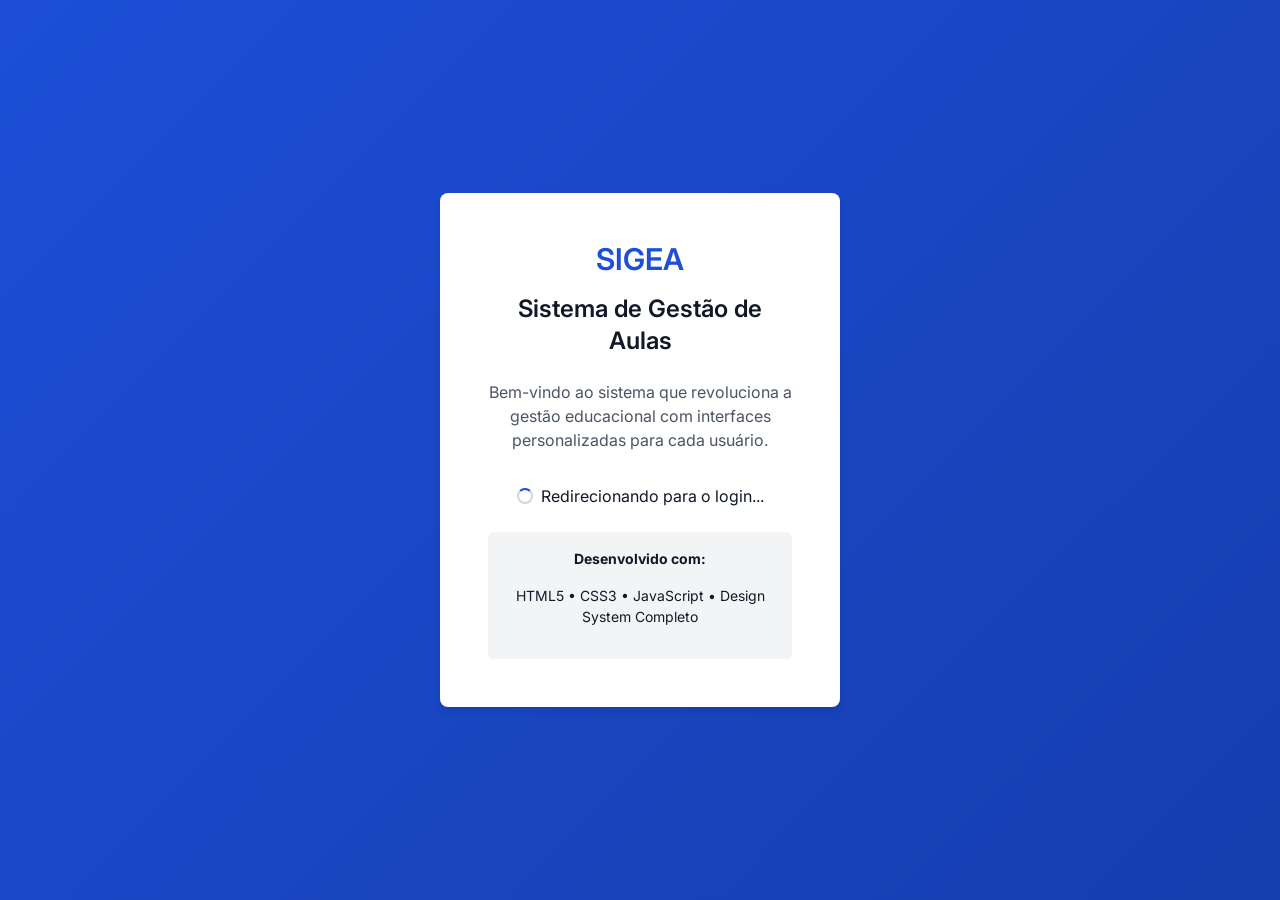
<file: index.html>
<!DOCTYPE html>
<html lang="pt-BR">
<head>
    <meta charset="UTF-8">
    <meta name="viewport" content="width=device-width, initial-scale=1.0">
    <title>SIGEA - Sistema de Gestão de Aulas</title>
    <link rel="preconnect" href="https://fonts.googleapis.com">
    <link rel="preconnect" href="https://fonts.gstatic.com" crossorigin>
    <link href="https://fonts.googleapis.com/css2?family=Inter:wght@400;500;600&display=swap" rel="stylesheet">
    <link rel="stylesheet" href="css/styles.css">
    <link rel="stylesheet" href="css/components.css">
    <link rel="stylesheet" href="css/responsive.css">
</head>
<body>
    <div class="auth-layout">
        <div class="auth-card text-center">
            <h1 style="color: var(--color-primary); margin-bottom: var(--space-md);">SIGEA</h1>
            <h2 style="color: var(--color-gray-900); margin-bottom: var(--space-lg);">Sistema de Gestão de Aulas</h2>
            <p style="color: var(--color-gray-600); margin-bottom: var(--space-xl);">
                Bem-vindo ao sistema que revoluciona a gestão educacional com interfaces personalizadas para cada usuário.
            </p>
            
            <div class="loading mb-lg">
                <div class="spinner"></div>
                <span>Redirecionando para o login...</span>
            </div>
            
            <div style="background: var(--color-gray-100); padding: var(--space-md); border-radius: var(--radius-md); font-size: var(--font-size-sm);">
                <p><strong>Desenvolvido com:</strong></p>
                <p>HTML5 • CSS3 • JavaScript • Design System Completo</p>
            </div>
        </div>
    </div>

    <script>
        // Auto redirect to login after 2 seconds
        setTimeout(() => {
            window.location.href = 'pages/login.html';
        }, 2000);
    </script>
</body>
</html>
</file>
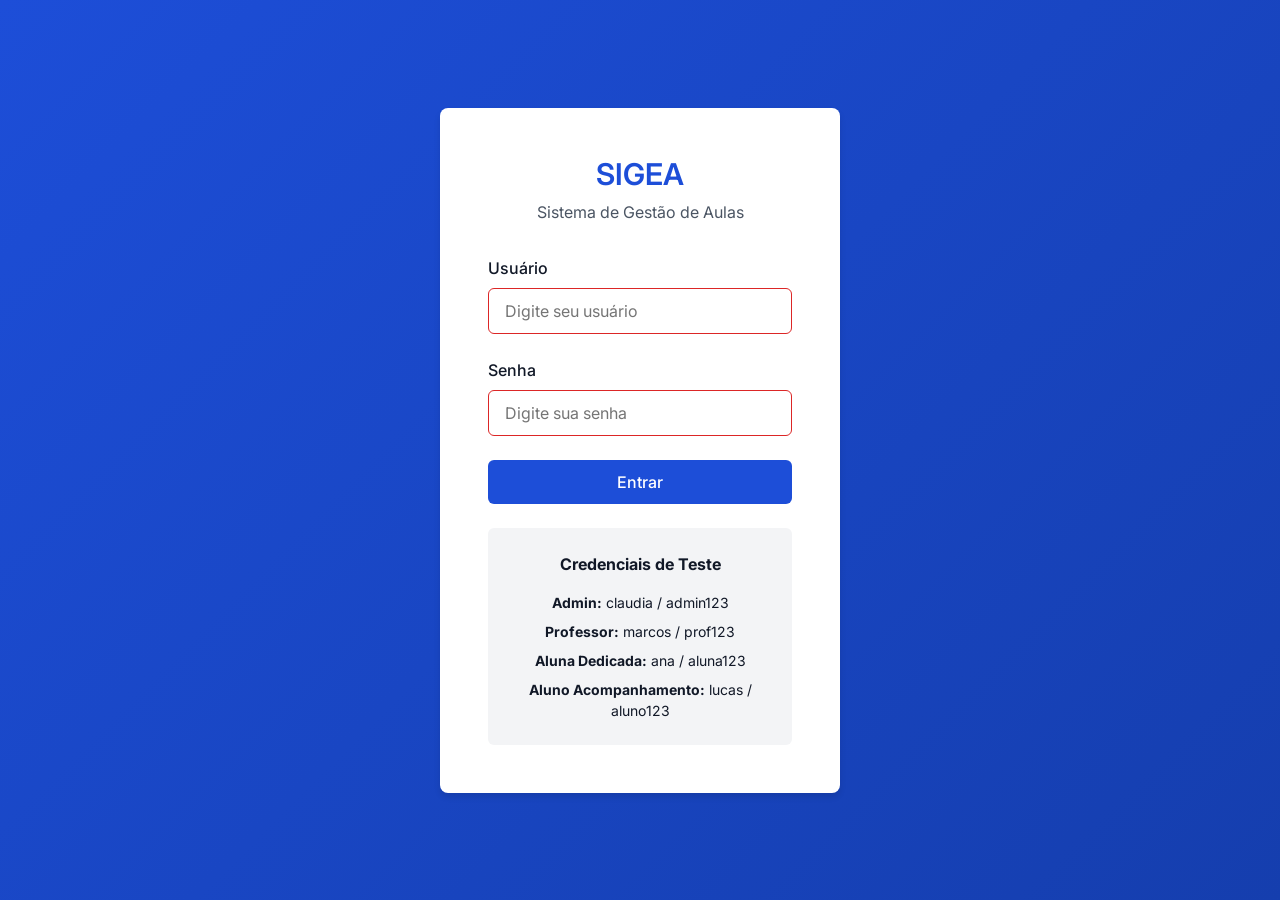
<file: pages/admin.html>
<!DOCTYPE html>
<html lang="pt-BR">
<head>
    <meta charset="UTF-8">
    <meta name="viewport" content="width=device-width, initial-scale=1.0">
    <title>SIGEA - Dashboard Administrativo</title>
    <link rel="preconnect" href="https://fonts.googleapis.com">
    <link rel="preconnect" href="https://fonts.gstatic.com" crossorigin>
    <link href="https://fonts.googleapis.com/css2?family=Inter:wght@400;500;600&display=swap" rel="stylesheet">
    <link rel="stylesheet" href="../css/styles.css">
    <link rel="stylesheet" href="../css/components.css">
    <link rel="stylesheet" href="../css/responsive.css">
</head>
<body>
    <!-- Mobile Navigation -->
    <div id="mobile-nav"></div>

    <div class="main-layout">
        <!-- Sidebar -->
        <div id="sidebar"></div>
        
        <!-- Main Content -->
        <main class="main-content">
            <div class="container">
                <div class="mb-xl">
                    <h1>Dashboard Administrativo</h1>
                    <p style="color: var(--color-gray-600);">Visão geral do sistema e métricas principais</p>
                </div>
                
                <!-- Dashboard Statistics -->
                <div id="dashboard-stats" class="mb-xl">
                    <!-- Stats will be loaded here by JavaScript -->
                </div>
                
                <!-- Quick Actions -->
                <div class="mb-xl">
                    <div class="card">
                        <div class="card-header">
                            <h3>Ações Rápidas</h3>
                        </div>
                        <div class="card-body">
                            <div style="display: grid; grid-template-columns: repeat(auto-fit, minmax(200px, 1fr)); gap: var(--space-md);">
                                <button onclick="window.location.href='admin-turmas.html'" class="btn btn-primary">
                                    <span class="nav-icon">🎓</span>
                                    Nova Turma
                                </button>
                                <button onclick="window.location.href='admin-professores.html'" class="btn btn-secondary">
                                    <span class="nav-icon">👨‍🏫</span>
                                    Cadastrar Professor
                                </button>
                                <button onclick="window.location.href='admin-alunos.html'" class="btn btn-secondary">
                                    <span class="nav-icon">👥</span>
                                    Matricular Aluno
                                </button>
                                <button onclick="window.location.href='admin-relatorios.html'" class="btn btn-secondary">
                                    <span class="nav-icon">📈</span>
                                    Gerar Relatório
                                </button>
                            </div>
                        </div>
                    </div>
                </div>
                
                <!-- Recent Activity -->
                <div id="recent-activity" class="mb-xl">
                    <!-- Recent activity will be loaded here -->
                </div>
                
                <!-- Alerts and Warnings -->
                <div class="mb-xl">
                    <div class="card">
                        <div class="card-header">
                            <h3>⚠️ Alertas Importantes</h3>
                        </div>
                        <div class="card-body">
                            <div id="admin-alerts">
                                <div class="alert alert-warning">
                                    <strong>Atenção:</strong> 3 alunos com taxa de presença abaixo de 75%
                                </div>
                                <div class="alert alert-info">
                                    <strong>Lembrete:</strong> Período de avaliações inicia na próxima semana
                                </div>
                            </div>
                        </div>
                    </div>
                </div>
                
                <!-- Summary Tables -->
                <div class="row">
                    <div class="col-md-6">
                        <div class="card">
                            <div class="card-header">
                                <h3>Turmas Ativas</h3>
                            </div>
                            <div class="card-body">
                                <div id="turmas-summary">
                                    <div style="display: flex; justify-content: space-between; padding: 10px 0; border-bottom: 1px solid var(--color-gray-300);">
                                        <span>3º Ano A - Matemática</span>
                                        <span class="badge badge-success">25 alunos</span>
                                    </div>
                                    <div style="display: flex; justify-content: space-between; padding: 10px 0; border-bottom: 1px solid var(--color-gray-300);">
                                        <span>2º Ano B - História</span>
                                        <span class="badge badge-success">28 alunos</span>
                                    </div>
                                    <div style="display: flex; justify-content: space-between; padding: 10px 0;">
                                        <span>1º Ano C - Português</span>
                                        <span class="badge badge-success">22 alunos</span>
                                    </div>
                                </div>
                            </div>
                        </div>
                    </div>
                    
                    <div class="col-md-6">
                        <div class="card">
                            <div class="card-header">
                                <h3>Professores</h3>
                            </div>
                            <div class="card-body">
                                <div id="professores-summary">
                                    <div style="display: flex; justify-content: space-between; padding: 10px 0; border-bottom: 1px solid var(--color-gray-300);">
                                        <span>Marcos Silva</span>
                                        <span class="badge badge-primary">Matemática</span>
                                    </div>
                                    <div style="display: flex; justify-content: space-between; padding: 10px 0; border-bottom: 1px solid var(--color-gray-300);">
                                        <span>Maria Santos</span>
                                        <span class="badge badge-primary">História</span>
                                    </div>
                                    <div style="display: flex; justify-content: space-between; padding: 10px 0;">
                                        <span>João Costa</span>
                                        <span class="badge badge-primary">Português</span>
                                    </div>
                                </div>
                            </div>
                        </div>
                    </div>
                </div>
            </div>
        </main>
    </div>

    <!-- Scripts -->
    <script src="../js/data.js"></script>
    <script src="../js/auth.js"></script>
    <script src="../js/components.js"></script>
    <script src="../js/app.js"></script>
    
    <style>
    .row {
        display: flex;
        gap: var(--space-lg);
        margin-top: var(--space-xl);
    }
    
    .col-md-6 {
        flex: 1;
    }
    
    @media (max-width: 768px) {
        .row {
            flex-direction: column;
        }
    }
    </style>
</body>
</html>
</file>
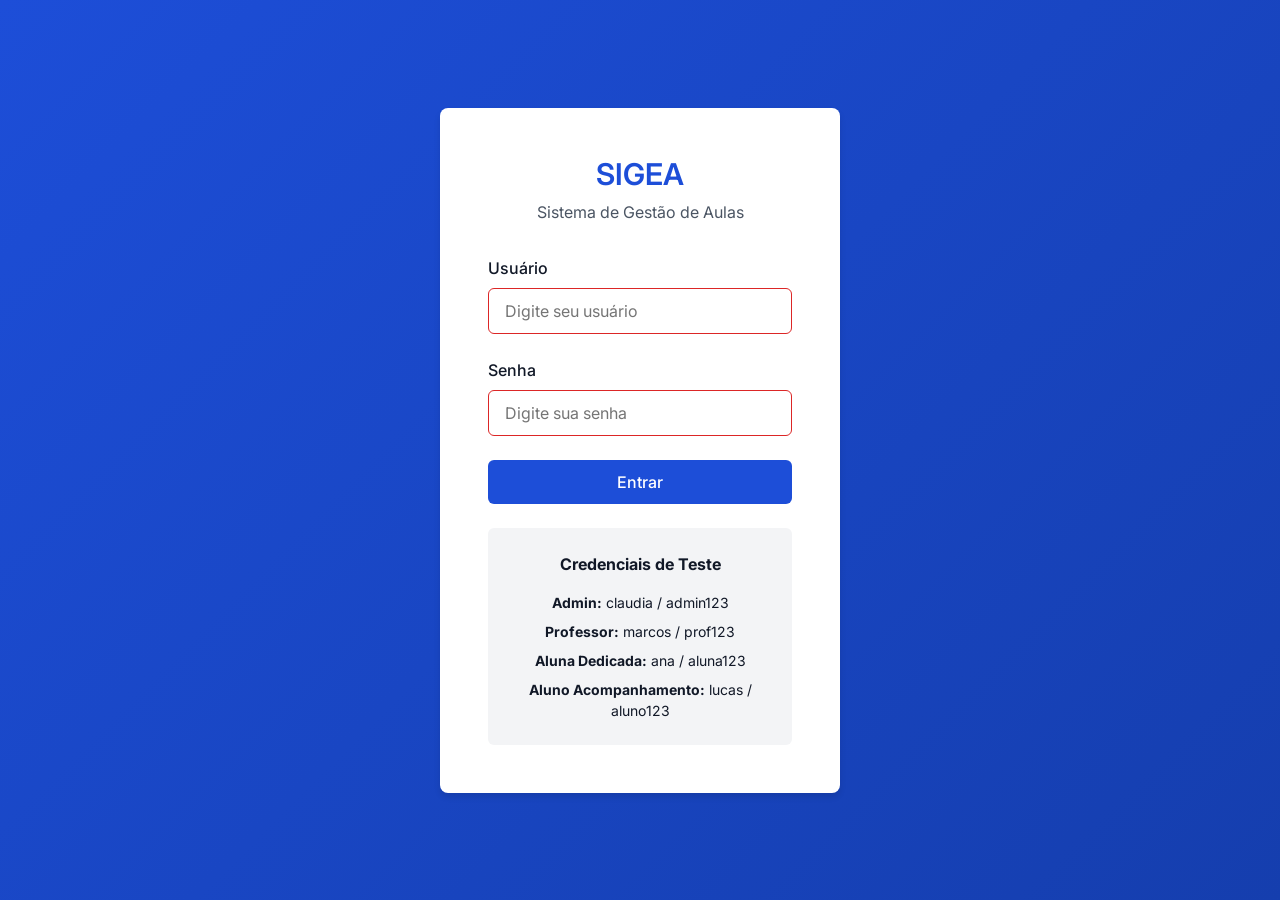
<file: pages/aluno-acompanhamento.html>
<!DOCTYPE html>
<html lang="pt-BR">
<head>
    <meta charset="UTF-8">
    <meta name="viewport" content="width=device-width, initial-scale=1.0">
    <title>SIGEA - Meu Painel</title>
    <link rel="preconnect" href="https://fonts.googleapis.com">
    <link rel="preconnect" href="https://fonts.gstatic.com" crossorigin>
    <link href="https://fonts.googleapis.com/css2?family=Inter:wght@400;500;600&display=swap" rel="stylesheet">
    <link rel="stylesheet" href="../css/styles.css">
    <link rel="stylesheet" href="../css/components.css">
    <link rel="stylesheet" href="../css/responsive.css">
</head>
<body>
    <!-- Mobile Navigation -->
    <div id="mobile-nav"></div>

    <div class="main-layout">
        <!-- Sidebar -->
        <div id="sidebar"></div>
        
        <!-- Main Content -->
        <main class="main-content">
            <div class="container">
                <div class="mb-xl">
                    <h1>E aí, Lucas! 🎉</h1>
                    <p style="color: var(--color-gray-600); font-size: var(--font-size-lg);">Vamos ver o que você precisa fazer hoje?</p>
                </div>
                
                <!-- Today's Priority -->
                <div class="mb-xl">
                    <div style="background: linear-gradient(135deg, var(--color-primary) 0%, var(--color-accent) 100%); color: white; padding: var(--space-xl); border-radius: var(--radius-lg); text-align: center;">
                        <h2 style="color: white; margin-bottom: var(--space-md);">🎯 Foco de Hoje</h2>
                        <p style="font-size: var(--font-size-lg); margin-bottom: var(--space-lg);">Fazer a Prova de Matemática</p>
                        <div style="font-size: var(--font-size-sm); opacity: 0.9;">Sala A-201 • 08:00 • Você consegue! 💪</div>
                    </div>
                </div>
                
                <!-- Quick Status -->
                <div class="mb-xl">
                    <div style="display: grid; grid-template-columns: repeat(auto-fit, minmax(150px, 1fr)); gap: var(--space-md);">
                        <div style="background: var(--color-success); color: white; padding: var(--space-lg); border-radius: var(--radius-lg); text-align: center;">
                            <div style="font-size: var(--font-size-2xl); font-weight: 600; margin-bottom: var(--space-xs);">✅</div>
                            <div>Presença</div>
                            <div style="font-size: var(--font-size-sm); opacity: 0.9;">Você veio hoje!</div>
                        </div>
                        
                        <div style="background: var(--color-primary); color: white; padding: var(--space-lg); border-radius: var(--radius-lg); text-align: center;">
                            <div style="font-size: var(--font-size-2xl); font-weight: 600; margin-bottom: var(--space-xs);">6.8</div>
                            <div>Sua Média</div>
                            <div style="font-size: var(--font-size-sm); opacity: 0.9;">Está melhorando!</div>
                        </div>
                        
                        <div style="background: var(--color-warning); color: white; padding: var(--space-lg); border-radius: var(--radius-lg); text-align: center;">
                            <div style="font-size: var(--font-size-2xl); font-weight: 600; margin-bottom: var(--space-xs);">⏰</div>
                            <div>Prazo Próximo</div>
                            <div style="font-size: var(--font-size-sm); opacity: 0.9;">1 atividade</div>
                        </div>
                    </div>
                </div>
                
                <!-- What to do next -->
                <div id="proximas-atividades" class="mb-xl">
                    <!-- Will be loaded by JavaScript -->
                </div>
                
                <!-- Motivational Section -->
                <div class="mb-xl">
                    <div class="card">
                        <div class="card-body" style="text-align: center;">
                            <h3 style="color: var(--color-primary); margin-bottom: var(--space-md);">🌟 Suas Conquistas</h3>
                            
                            <div style="display: grid; grid-template-columns: repeat(auto-fit, minmax(200px, 1fr)); gap: var(--space-md); margin-bottom: var(--space-lg);">
                                <div style="background: var(--color-success); color: white; padding: var(--space-md); border-radius: var(--radius-md);">
                                    <div style="font-size: var(--font-size-xl); margin-bottom: var(--space-xs);">🎯</div>
                                    <div style="font-weight: 600;">Presença da Semana</div>
                                    <div style="font-size: var(--font-size-sm); opacity: 0.9;">4 de 5 dias - Muito bom!</div>
                                </div>
                                
                                <div style="background: var(--color-primary); color: white; padding: var(--space-md); border-radius: var(--radius-md);">
                                    <div style="font-size: var(--font-size-xl); margin-bottom: var(--space-xs);">📝</div>
                                    <div style="font-weight: 600;">Atividade Entregue</div>
                                    <div style="font-size: var(--font-size-sm); opacity: 0.9;">No prazo! Parabéns!</div>
                                </div>
                                
                                <div style="background: var(--color-accent); color: white; padding: var(--space-md); border-radius: var(--radius-md);">
                                    <div style="font-size: var(--font-size-xl); margin-bottom: var(--space-xs);">⭐</div>
                                    <div style="font-weight: 600;">Melhoria na Nota</div>
                                    <div style="font-size: var(--font-size-sm); opacity: 0.9;">+0.5 pontos!</div>
                                </div>
                            </div>
                            
                            <div style="background: var(--color-primary-light); padding: var(--space-lg); border-radius: var(--radius-md);">
                                <h4 style="color: var(--color-primary); margin-bottom: var(--space-sm);">💪 Mensagem do Dia</h4>
                                <p style="color: var(--color-primary); font-size: var(--font-size-lg);">
                                    "Cada dia é uma nova oportunidade de aprender algo novo. Você está no caminho certo!"
                                </p>
                            </div>
                        </div>
                    </div>
                </div>
                
                <!-- Simple Schedule -->
                <div class="mb-xl">
                    <div class="card">
                        <div class="card-header">
                            <h3>📅 Minha Agenda Simples</h3>
                        </div>
                        <div class="card-body">
                            <div id="simple-schedule">
                                <div style="display: flex; align-items: center; padding: 15px; background: var(--color-error); color: white; border-radius: var(--radius-md); margin-bottom: var(--space-md);">
                                    <div style="font-size: var(--font-size-xl); margin-right: var(--space-md);">🚨</div>
                                    <div>
                                        <div style="font-weight: 600; font-size: var(--font-size-lg);">HOJE - Prova de Matemática</div>
                                        <div>08:00 - Sala A-201 - Não esqueça a calculadora!</div>
                                    </div>
                                </div>
                                
                                <div style="display: flex; align-items: center; padding: 15px; background: var(--color-warning); color: white; border-radius: var(--radius-md); margin-bottom: var(--space-md);">
                                    <div style="font-size: var(--font-size-xl); margin-right: var(--space-md);">⚠️</div>
                                    <div>
                                        <div style="font-weight: 600;">SEXTA - Entregar Redação</div>
                                        <div>Até 23:59 - Tema: Sustentabilidade</div>
                                    </div>
                                </div>
                                
                                <div style="display: flex; align-items: center; padding: 15px; background: var(--color-success); color: white; border-radius: var(--radius-md);">
                                    <div style="font-size: var(--font-size-xl); margin-right: var(--space-md);">✅</div>
                                    <div>
                                        <div style="font-weight: 600;">PRÓXIMA SEMANA - Seminário</div>
                                        <div>História - Você tem tempo para se preparar!</div>
                                    </div>
                                </div>
                            </div>
                        </div>
                    </div>
                </div>
                
                <!-- Help and Support -->
                <div class="mb-xl">
                    <div class="card">
                        <div class="card-header">
                            <h3>🤝 Precisa de Ajuda?</h3>
                        </div>
                        <div class="card-body">
                            <div style="display: grid; grid-template-columns: repeat(auto-fit, minmax(200px, 1fr)); gap: var(--space-md);">
                                <button class="btn btn-primary" onclick="askForHelp('professor')">
                                    <span style="font-size: var(--font-size-lg);">👨‍🏫</span>
                                    Falar com Professor
                                </button>
                                
                                <button class="btn btn-secondary" onclick="askForHelp('colega')">
                                    <span style="font-size: var(--font-size-lg);">👥</span>
                                    Pedir Ajuda aos Colegas
                                </button>
                                
                                <button class="btn btn-secondary" onclick="askForHelp('coordenacao')">
                                    <span style="font-size: var(--font-size-lg);">🏫</span>
                                    Falar com Coordenação
                                </button>
                            </div>
                        </div>
                    </div>
                </div>
            </div>
        </main>
    </div>

    <!-- Scripts -->
    <script src="../js/data.js"></script>
    <script src="../js/auth.js"></script>
    <script src="../js/components.js"></script>
    <script src="../js/app.js"></script>
    
    <script>
    function askForHelp(type) {
        const messages = {
            professor: 'Ótima ideia! Seus professores estão sempre dispostos a ajudar. Procure-os após a aula ou envie uma mensagem.',
            colega: 'Estudar em grupo é uma excelente estratégia! Que tal formar um grupo de estudos com seus colegas?',
            coordenacao: 'A coordenação está aqui para te apoiar. Você pode conversar com eles durante o intervalo ou agendar uma conversa.'
        };
        
        Notification.show(`💡 ${messages[type]}`, 'info', 8000);
    }
    
    // Show motivational notifications periodically
    setInterval(() => {
        const motivationalMessages = [
            '🎯 Lembre-se: você é capaz de mais do que imagina!',
            '💪 Cada pequeno esforço conta para o seu sucesso!',
            '🌟 Acredite em você - nós acreditamos!',
            '📚 O conhecimento é o seu superpoder!'
        ];
        
        const randomMessage = motivationalMessages[Math.floor(Math.random() * motivationalMessages.length)];
        Notification.show(randomMessage, 'success', 6000);
    }, 300000); // Every 5 minutes
    </script>
    
    <style>
    /* Enhanced visual feedback for this profile */
    .btn:hover {
        transform: translateY(-2px);
        box-shadow: 0 4px 8px rgba(0, 0, 0, 0.15);
    }
    
    .card {
        transition: transform var(--transition-fast);
    }
    
    .card:hover {
        transform: translateY(-1px);
    }
    
    /* Larger touch targets for mobile */
    @media (max-width: 768px) {
        .btn {
            min-height: 50px;
            font-size: var(--font-size-lg);
        }
    }
    </style>
</body>
</html>
</file>
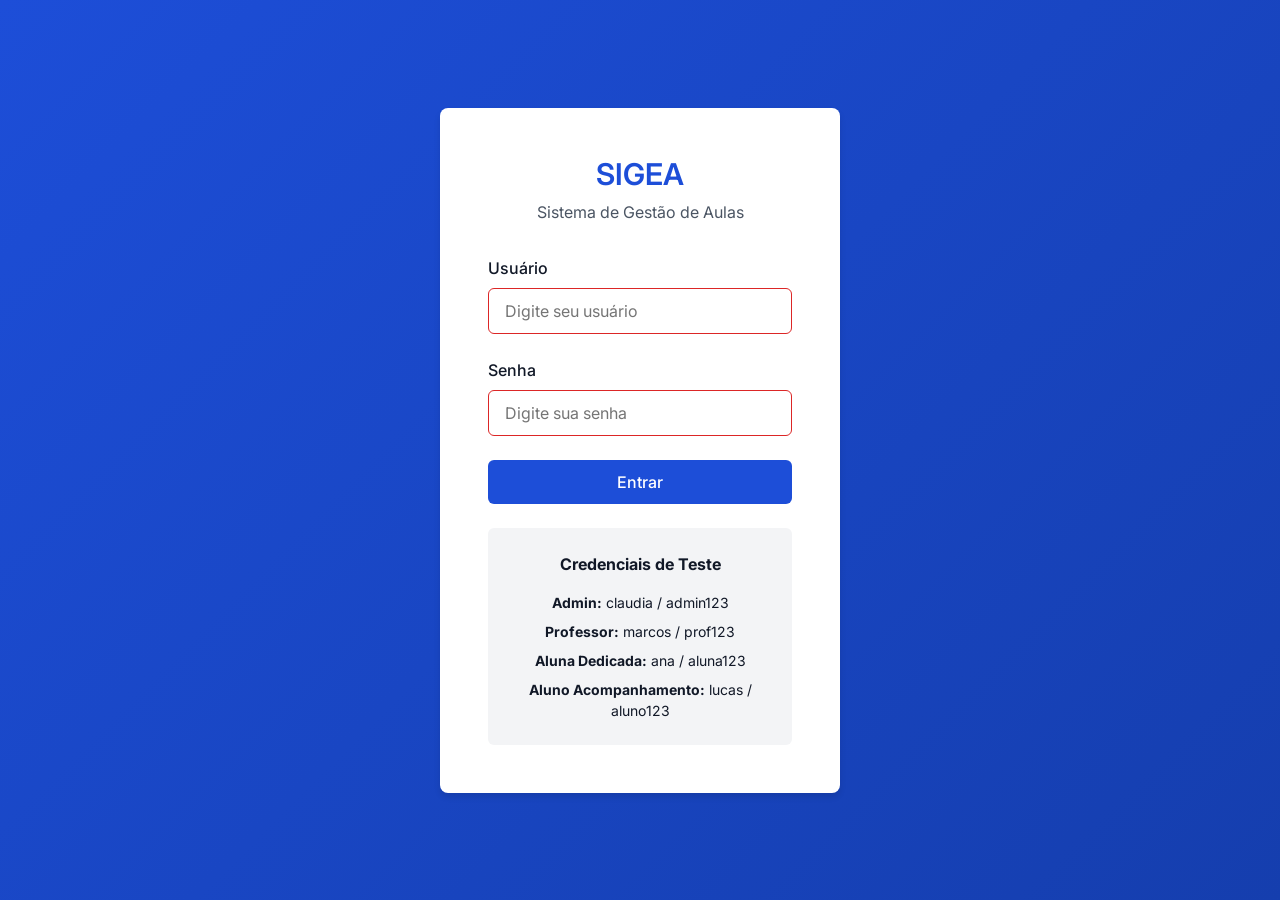
<file: pages/aluno-dedicado.html>
<!DOCTYPE html>
<html lang="pt-BR">
<head>
    <meta charset="UTF-8">
    <meta name="viewport" content="width=device-width, initial-scale=1.0">
    <title>SIGEA - Painel do Aluno</title>
    <link rel="preconnect" href="https://fonts.googleapis.com">
    <link rel="preconnect" href="https://fonts.gstatic.com" crossorigin>
    <link href="https://fonts.googleapis.com/css2?family=Inter:wght@400;500;600&display=swap" rel="stylesheet">
    <link rel="stylesheet" href="../css/styles.css">
    <link rel="stylesheet" href="../css/components.css">
    <link rel="stylesheet" href="../css/responsive.css">
</head>
<body>
    <!-- Mobile Navigation -->
    <div id="mobile-nav"></div>

    <div class="main-layout">
        <!-- Sidebar -->
        <div id="sidebar"></div>
        
        <!-- Main Content -->
        <main class="main-content">
            <div class="container">
                <div class="mb-xl">
                    <h1>Olá, Ana! 👋</h1>
                    <p style="color: var(--color-gray-600);">Acompanhe seu progresso acadêmico e organize seus estudos</p>
                </div>
                
                <!-- Student Statistics -->
                <div id="aluno-stats" class="mb-xl">
                    <!-- Stats will be loaded here by JavaScript -->
                </div>
                
                <!-- Progress Overview -->
                <div class="mb-xl">
                    <div class="card">
                        <div class="card-header">
                            <h3>📊 Progresso por Disciplina</h3>
                        </div>
                        <div class="card-body">
                            <div id="subject-progress">
                                <div style="margin-bottom: var(--space-lg);">
                                    <div style="display: flex; justify-content: space-between; margin-bottom: var(--space-sm);">
                                        <span style="font-weight: 500;">Matemática</span>
                                        <span style="font-weight: 600; color: var(--color-success);">8.75</span>
                                    </div>
                                    <div class="progress progress-success">
                                        <div class="progress-bar" style="width: 87.5%"></div>
                                    </div>
                                    <div style="font-size: var(--font-size-sm); color: var(--color-gray-600); margin-top: var(--space-xs);">
                                        Excelente desempenho! Continue assim! 🌟
                                    </div>
                                </div>
                                
                                <div style="margin-bottom: var(--space-lg);">
                                    <div style="display: flex; justify-content: space-between; margin-bottom: var(--space-sm);">
                                        <span style="font-weight: 500;">História</span>
                                        <span style="font-weight: 600; color: var(--color-success);">9.2</span>
                                    </div>
                                    <div class="progress progress-success">
                                        <div class="progress-bar" style="width: 92%"></div>
                                    </div>
                                    <div style="font-size: var(--font-size-sm); color: var(--color-gray-600); margin-top: var(--space-xs);">
                                        Fantástico! Você é destaque na turma! ⭐
                                    </div>
                                </div>
                                
                                <div>
                                    <div style="display: flex; justify-content: space-between; margin-bottom: var(--space-sm);">
                                        <span style="font-weight: 500;">Português</span>
                                        <span style="font-weight: 600; color: var(--color-warning);">7.8</span>
                                    </div>
                                    <div class="progress progress-warning">
                                        <div class="progress-bar" style="width: 78%"></div>
                                    </div>
                                    <div style="font-size: var(--font-size-sm); color: var(--color-gray-600); margin-top: var(--space-xs);">
                                        Bom desempenho! Uma revisão pode ajudar. 📚
                                    </div>
                                </div>
                            </div>
                        </div>
                    </div>
                </div>
                
                <!-- Agenda and Activities -->
                <div class="row">
                    <div class="col-md-6">
                        <div class="card">
                            <div class="card-header">
                                <h3>📅 Agenda Unificada</h3>
                            </div>
                            <div class="card-body">
                                <div id="unified-schedule">
                                    <div style="padding: 12px 0; border-bottom: 1px solid var(--color-gray-300);">
                                        <div style="display: flex; justify-content: between; align-items: center;">
                                            <div>
                                                <div style="font-weight: 500;">Prova de Matemática</div>
                                                <div style="font-size: var(--font-size-sm); color: var(--color-gray-600);">Geometria Plana</div>
                                            </div>
                                            <div style="text-align: right;">
                                                <div style="font-size: var(--font-size-sm); color: var(--color-error);">Amanhã</div>
                                                <div style="font-size: var(--font-size-sm); color: var(--color-gray-600);">08:00</div>
                                            </div>
                                        </div>
                                    </div>
                                    
                                    <div style="padding: 12px 0; border-bottom: 1px solid var(--color-gray-300);">
                                        <div style="display: flex; justify-content: between; align-items: center;">
                                            <div>
                                                <div style="font-weight: 500;">Entrega de Redação</div>
                                                <div style="font-size: var(--font-size-sm); color: var(--color-gray-600);">Tema: Sustentabilidade</div>
                                            </div>
                                            <div style="text-align: right;">
                                                <div style="font-size: var(--font-size-sm); color: var(--color-warning);">Sexta-feira</div>
                                                <div style="font-size: var(--font-size-sm); color: var(--color-gray-600);">23:59</div>
                                            </div>
                                        </div>
                                    </div>
                                    
                                    <div style="padding: 12px 0;">
                                        <div style="display: flex; justify-content: between; align-items: center;">
                                            <div>
                                                <div style="font-weight: 500;">Seminário de História</div>
                                                <div style="font-size: var(--font-size-sm); color: var(--color-gray-600);">Revolução Industrial</div>
                                            </div>
                                            <div style="text-align: right;">
                                                <div style="font-size: var(--font-size-sm); color: var(--color-success);">Próxima semana</div>
                                                <div style="font-size: var(--font-size-sm); color: var(--color-gray-600);">14:00</div>
                                            </div>
                                        </div>
                                    </div>
                                </div>
                                
                                <div style="margin-top: var(--space-md);">
                                    <button class="btn btn-primary btn-sm w-100">Ver Agenda Completa</button>
                                </div>
                            </div>
                        </div>
                    </div>
                    
                    <div class="col-md-6">
                        <div class="card">
                            <div class="card-header">
                                <h3>🎯 Metas e Conquistas</h3>
                            </div>
                            <div class="card-body">
                                <div id="achievements">
                                    <div style="background: var(--color-success); color: white; padding: 15px; border-radius: var(--radius-md); margin-bottom: var(--space-md);">
                                        <div style="font-weight: 600; margin-bottom: var(--space-xs);">🏆 Conquistado!</div>
                                        <div style="font-size: var(--font-size-sm);">Média acima de 8.0 por 3 meses consecutivos</div>
                                    </div>
                                    
                                    <div style="background: var(--color-primary-light); padding: 15px; border-radius: var(--radius-md); margin-bottom: var(--space-md);">
                                        <div style="font-weight: 600; margin-bottom: var(--space-xs); color: var(--color-primary);">🎯 Em Progresso</div>
                                        <div style="font-size: var(--font-size-sm); color: var(--color-primary);">100% de presença no bimestre</div>
                                        <div class="progress mt-sm">
                                            <div class="progress-bar" style="width: 85%"></div>
                                        </div>
                                        <div style="font-size: var(--font-size-sm); color: var(--color-gray-600); margin-top: var(--space-xs);">
                                            85% concluído - Faltam 3 dias!
                                        </div>
                                    </div>
                                    
                                    <div style="background: var(--color-gray-100); padding: 15px; border-radius: var(--radius-md);">
                                        <div style="font-weight: 600; margin-bottom: var(--space-xs); color: var(--color-gray-600);">⏳ Próxima Meta</div>
                                        <div style="font-size: var(--font-size-sm); color: var(--color-gray-600);">Média 9.0 em todas as disciplinas</div>
                                    </div>
                                </div>
                            </div>
                        </div>
                    </div>
                </div>
                
                <!-- Detailed Performance -->
                <div class="mb-xl">
                    <div class="card">
                        <div class="card-header">
                            <h3>📈 Análise Detalhada de Performance</h3>
                        </div>
                        <div class="card-body">
                            <div id="detailed-performance">
                                <div style="display: grid; grid-template-columns: repeat(auto-fit, minmax(200px, 1fr)); gap: var(--space-lg);">
                                    <div class="text-center">
                                        <div style="font-size: var(--font-size-2xl); font-weight: 600; color: var(--color-success);">96%</div>
                                        <div style="color: var(--color-gray-600);">Taxa de Presença</div>
                                        <div style="font-size: var(--font-size-sm); color: var(--color-success); margin-top: var(--space-xs);">+2% vs. mês anterior</div>
                                    </div>
                                    
                                    <div class="text-center">
                                        <div style="font-size: var(--font-size-2xl); font-weight: 600; color: var(--color-primary);">8.58</div>
                                        <div style="color: var(--color-gray-600);">Média Geral</div>
                                        <div style="font-size: var(--font-size-sm); color: var(--color-primary); margin-top: var(--space-xs);">+0.3 vs. bimestre anterior</div>
                                    </div>
                                    
                                    <div class="text-center">
                                        <div style="font-size: var(--font-size-2xl); font-weight: 600; color: var(--color-warning);">12</div>
                                        <div style="color: var(--color-gray-600);">Atividades Entregues</div>
                                        <div style="font-size: var(--font-size-sm); color: var(--color-warning); margin-top: var(--space-xs);">100% no prazo</div>
                                    </div>
                                    
                                    <div class="text-center">
                                        <div style="font-size: var(--font-size-2xl); font-weight: 600; color: var(--color-accent);">3º</div>
                                        <div style="color: var(--color-gray-600);">Posição na Turma</div>
                                        <div style="font-size: var(--font-size-sm); color: var(--color-accent); margin-top: var(--space-xs);">Entre 25 alunos</div>
                                    </div>
                                </div>
                            </div>
                        </div>
                    </div>
                </div>
            </div>
        </main>
    </div>

    <!-- Scripts -->
    <script src="../js/data.js"></script>
    <script src="../js/auth.js"></script>
    <script src="../js/components.js"></script>
    <script src="../js/app.js"></script>
    
    <style>
    .row {
        display: flex;
        gap: var(--space-lg);
        margin-top: var(--space-xl);
    }
    
    .col-md-6 {
        flex: 1;
    }
    
    @media (max-width: 768px) {
        .row {
            flex-direction: column;
        }
    }
    </style>
</body>
</html>
</file>
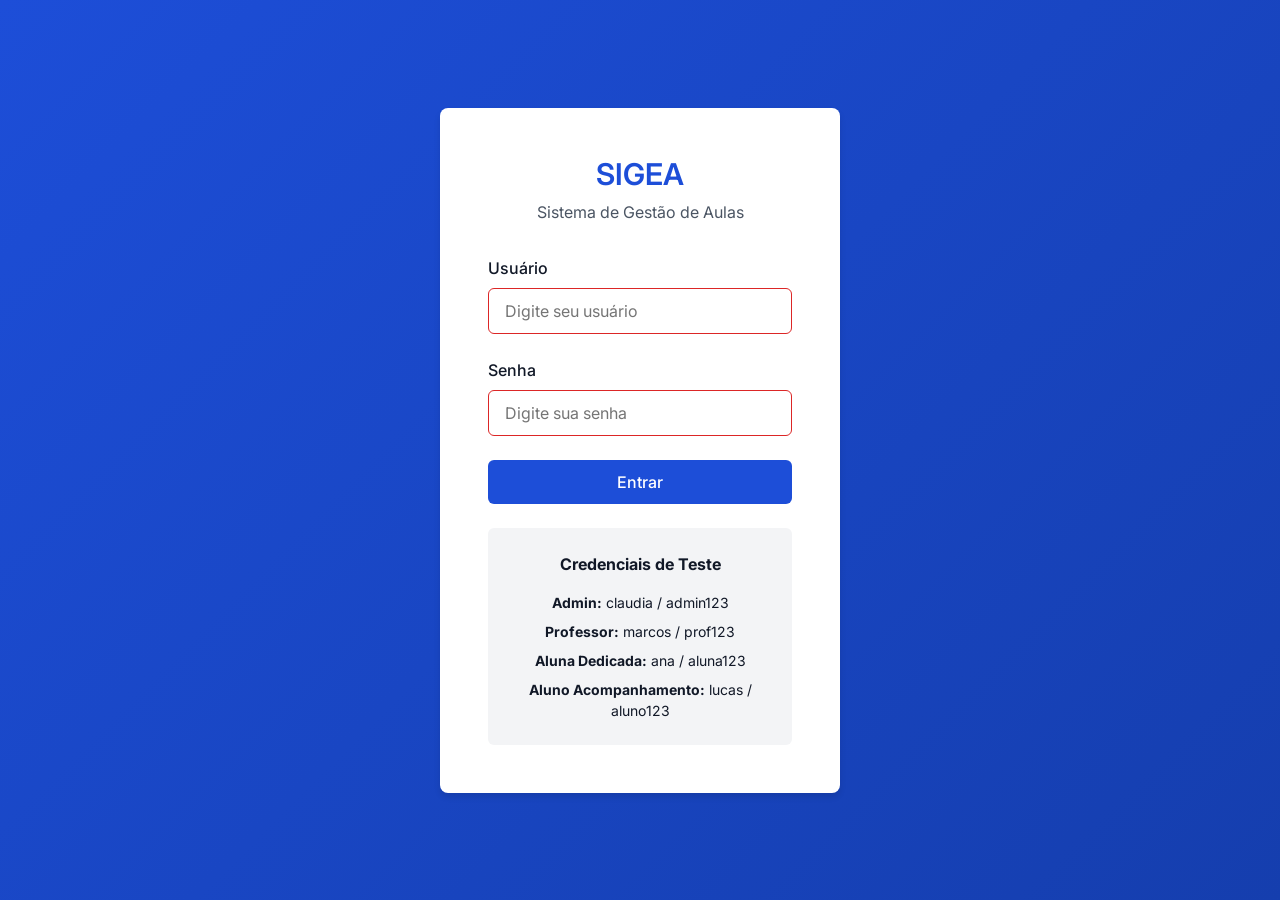
<file: pages/aluno.html>
<!DOCTYPE html>
<html lang="pt-BR">
<head>
    <meta charset="UTF-8">
    <meta name="viewport" content="width=device-width, initial-scale=1.0">
    <title>SIGEA - Painel do Aluno</title>
    <link rel="stylesheet" href="../css/design-system.css">
    <link rel="stylesheet" href="../css/components.css">
    <style>
        /* Estilos específicos para alunos */
        .student-header {
            background: linear-gradient(135deg, var(--primary-blue) 0%, var(--primary-blue-hover) 100%);
            color: var(--white);
            padding: var(--space-2xl);
            border-radius: var(--radius-lg);
            margin-bottom: var(--space-xl);
            text-align: center;
        }

        .student-avatar {
            width: 80px;
            height: 80px;
            border-radius: var(--radius-full);
            background: var(--white);
            color: var(--primary-blue);
            display: flex;
            align-items: center;
            justify-content: center;
            font-size: 2rem;
            font-weight: var(--weight-bold);
            margin: 0 auto var(--space-md);
        }

        .student-name {
            font-size: var(--text-h2);
            font-weight: var(--weight-bold);
            margin-bottom: var(--space-sm);
        }

        .student-info {
            opacity: 0.9;
            font-size: var(--text-body);
        }

        /* Interface Dedicada (Ana) */
        .dedicated-interface {
            display: grid;
            gap: var(--space-xl);
        }

        .progress-overview {
            display: grid;
            grid-template-columns: repeat(auto-fit, minmax(200px, 1fr));
            gap: var(--space-lg);
            margin-bottom: var(--space-xl);
        }

        .progress-card {
            background: var(--white);
            border-radius: var(--radius-lg);
            padding: var(--space-xl);
            box-shadow: var(--shadow-sm);
            border: 1px solid var(--neutral-200);
            text-align: center;
        }

        .progress-circle {
            width: 80px;
            height: 80px;
            border-radius: var(--radius-full);
            margin: 0 auto var(--space-md);
            display: flex;
            align-items: center;
            justify-content: center;
            font-size: var(--text-h3);
            font-weight: var(--weight-bold);
            color: var(--white);
        }

        .progress-circle.excellent {
            background: var(--success-green);
        }

        .progress-circle.good {
            background: var(--primary-blue);
        }

        .progress-circle.warning {
            background: var(--warning-amber);
        }

        .progress-circle.danger {
            background: var(--error-red);
        }

        .detailed-stats {
            background: var(--white);
            border-radius: var(--radius-lg);
            padding: var(--space-xl);
            box-shadow: var(--shadow-sm);
            border: 1px solid var(--neutral-200);
        }

        /* Interface Simplificada (Lucas) */
        .simplified-interface {
            max-width: 600px;
            margin: 0 auto;
        }

        .motivational-header {
            background: linear-gradient(135deg, var(--accent-orange) 0%, var(--warning-amber) 100%);
            color: var(--white);
            padding: var(--space-2xl);
            border-radius: var(--radius-lg);
            text-align: center;
            margin-bottom: var(--space-xl);
        }

        .next-action-card {
            background: var(--white);
            border-radius: var(--radius-lg);
            padding: var(--space-2xl);
            box-shadow: var(--shadow-lg);
            border: 3px solid var(--accent-orange);
            text-align: center;
            margin-bottom: var(--space-xl);
        }

        .action-icon {
            font-size: 3rem;
            margin-bottom: var(--space-md);
        }

        .action-title {
            font-size: var(--text-h3);
            font-weight: var(--weight-bold);
            color: var(--neutral-900);
            margin-bottom: var(--space-sm);
        }

        .action-description {
            color: var(--neutral-600);
            margin-bottom: var(--space-lg);
        }

        .achievement-badge {
            display: inline-flex;
            align-items: center;
            gap: var(--space-sm);
            background: var(--success-green-light);
            color: var(--success-green);
            padding: var(--space-sm) var(--space-md);
            border-radius: var(--radius-full);
            font-size: var(--text-small);
            font-weight: var(--weight-medium);
            margin: var(--space-xs);
        }

        .priority-list {
            background: var(--white);
            border-radius: var(--radius-lg);
            overflow: hidden;
            box-shadow: var(--shadow-sm);
            border: 1px solid var(--neutral-200);
        }

        .priority-item {
            padding: var(--space-lg);
            border-bottom: 1px solid var(--neutral-100);
            display: flex;
            align-items: center;
            gap: var(--space-md);
        }

        .priority-item:last-child {
            border-bottom: none;
        }

        .priority-item.high {
            border-left: 4px solid var(--error-red);
            background: var(--error-red-light);
        }

        .priority-item.medium {
            border-left: 4px solid var(--warning-amber);
            background: var(--warning-amber-light);
        }

        .priority-item.low {
            border-left: 4px solid var(--success-green);
            background: var(--success-green-light);
        }

        .priority-icon {
            font-size: 1.5rem;
        }

        .priority-content {
            flex: 1;
        }

        .priority-title {
            font-weight: var(--weight-semibold);
            margin-bottom: var(--space-xs);
        }

        .priority-meta {
            font-size: var(--text-small);
            color: var(--neutral-600);
        }

        .priority-action {
            background: var(--primary-blue);
            color: var(--white);
            border: none;
            padding: var(--space-sm) var(--space-md);
            border-radius: var(--radius-md);
            font-size: var(--text-small);
            cursor: pointer;
            transition: all var(--transition-fast);
        }

        .priority-action:hover {
            background: var(--primary-blue-hover);
            transform: translateY(-1px);
        }

        .encouragement-banner {
            background: linear-gradient(135deg, var(--success-green) 0%, var(--primary-blue) 100%);
            color: var(--white);
            padding: var(--space-lg);
            border-radius: var(--radius-lg);
            text-align: center;
            margin-bottom: var(--space-xl);
            animation: pulse 2s infinite;
        }

        @keyframes pulse {
            0%, 100% { transform: scale(1); }
            50% { transform: scale(1.02); }
        }

        /* Responsive */
        @media (max-width: 768px) {
            .progress-overview {
                grid-template-columns: repeat(2, 1fr);
            }
            
            .student-header,
            .motivational-header {
                padding: var(--space-lg);
            }
            
            .next-action-card {
                padding: var(--space-lg);
            }
        }

        /* Notas e Frequência */
        .grades-container {
            background: var(--white);
            border-radius: var(--radius-lg);
            padding: var(--space-xl);
            box-shadow: var(--shadow-sm);
            border: 1px solid var(--neutral-200);
            margin-bottom: var(--space-xl);
        }

        .grade-item {
            display: flex;
            justify-content: space-between;
            align-items: center;
            padding: var(--space-md) 0;
            border-bottom: 1px solid var(--neutral-100);
        }

        .grade-item:last-child {
            border-bottom: none;
        }

        .grade-subject {
            font-weight: var(--weight-medium);
            color: var(--neutral-900);
        }

        .grade-values {
            display: flex;
            gap: var(--space-md);
            align-items: center;
        }

        .grade-value {
            background: var(--neutral-100);
            padding: var(--space-xs) var(--space-sm);
            border-radius: var(--radius-sm);
            font-size: var(--text-small);
            min-width: 40px;
            text-align: center;
        }

        .grade-average {
            background: var(--primary-blue-light);
            color: var(--primary-blue);
            font-weight: var(--weight-semibold);
        }

        .attendance-summary {
            background: var(--white);
            border-radius: var(--radius-lg);
            padding: var(--space-xl);
            box-shadow: var(--shadow-sm);
            border: 1px solid var(--neutral-200);
        }

        .attendance-chart {
            display: grid;
            grid-template-columns: repeat(5, 1fr);
            gap: var(--space-sm);
            margin-top: var(--space-md);
        }

        .attendance-day {
            aspect-ratio: 1;
            border-radius: var(--radius-sm);
            display: flex;
            align-items: center;
            justify-content: center;
            font-size: var(--text-xs);
            font-weight: var(--weight-medium);
            color: var(--white);
        }

        .attendance-day.present {
            background: var(--success-green);
        }

        .attendance-day.absent {
            background: var(--error-red);
        }

        .attendance-day.future {
            background: var(--neutral-200);
            color: var(--neutral-500);
        }
    </style>
</head>
<body>
    <!-- Sidebar Navigation -->
    <nav class="sidebar">
        <div class="sidebar-header">
            <div class="sidebar-logo">📚 SIGEA</div>
        </div>
        <div class="sidebar-nav" id="studentNav">
            <!-- Será populado dinamicamente baseado no perfil -->
        </div>
    </nav>

    <!-- Main Content -->
    <main class="main-content">
        <header class="main-header">
            <div>
                <h1 class="text-h2" id="headerTitle">Meu Painel</h1>
                <p class="text-small text-neutral-600">Bem-vindo(a), <span data-user-name>Aluno</span> 👨‍🎓</p>
            </div>
            <div class="flex items-center gap-md">
                <button class="btn btn-secondary" onclick="logout()" title="Sair">
                    🚪 Sair
                </button>
            </div>
        </header>

        <div class="main-body">
            <!-- Interface será carregada dinamicamente baseada no perfil do aluno -->
            <div id="studentInterface">
                <!-- Conteúdo dinâmico -->
            </div>
        </div>
    </main>

    <!-- Scripts -->
    <script src="../js/data.js"></script>
    <script src="../js/auth.js"></script>
    <script src="../js/aluno.js"></script>
</body>
</html>
</file>
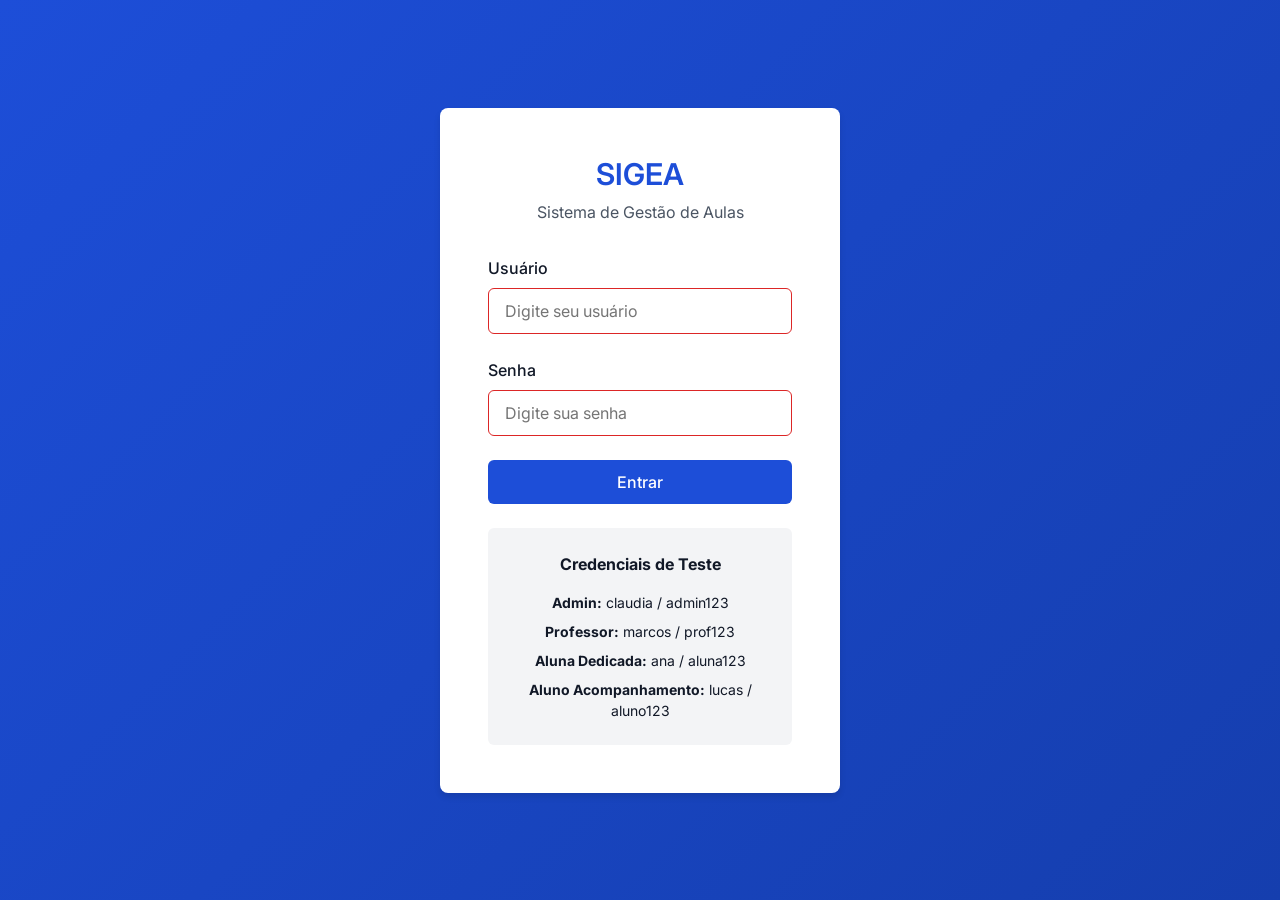
<file: pages/login.html>
<!DOCTYPE html>
<html lang="pt-BR">
<head>
    <meta charset="UTF-8">
    <meta name="viewport" content="width=device-width, initial-scale=1.0">
    <title>SIGEA - Login</title>
    <link rel="preconnect" href="https://fonts.googleapis.com">
    <link rel="preconnect" href="https://fonts.gstatic.com" crossorigin>
    <link href="https://fonts.googleapis.com/css2?family=Inter:wght@400;500;600&display=swap" rel="stylesheet">
    <link rel="stylesheet" href="../css/styles.css">
    <link rel="stylesheet" href="../css/components.css">
    <link rel="stylesheet" href="../css/responsive.css">
</head>
<body>
    <div class="auth-layout">
        <div class="auth-card">
            <div class="text-center mb-xl">
                <h1 style="color: var(--color-primary); margin-bottom: var(--space-sm);">SIGEA</h1>
                <p style="color: var(--color-gray-600);">Sistema de Gestão de Aulas</p>
            </div>
            
            <form id="loginForm" class="mb-lg">
                <div class="form-group">
                    <label for="username" class="form-label">Usuário</label>
                    <input 
                        type="text" 
                        id="username" 
                        name="username" 
                        class="form-input" 
                        placeholder="Digite seu usuário"
                        required
                        autocomplete="username"
                    >
                </div>
                
                <div class="form-group">
                    <label for="password" class="form-label">Senha</label>
                    <input 
                        type="password" 
                        id="password" 
                        name="password" 
                        class="form-input" 
                        placeholder="Digite sua senha"
                        required
                        autocomplete="current-password"
                    >
                </div>
                
                <div id="loginError" class="alert alert-error hidden" role="alert">
                    <!-- Error message will be inserted here -->
                </div>
                
                <button type="submit" id="submitBtn" class="btn btn-primary w-100">
                    Entrar
                </button>
            </form>
            
            <div class="text-center">
                <div style="background: var(--color-gray-100); padding: var(--space-lg); border-radius: var(--radius-md);">
                    <h4 style="margin-bottom: var(--space-md); color: var(--color-gray-900);">Credenciais de Teste</h4>
                    <div style="display: grid; gap: var(--space-sm); font-size: var(--font-size-sm);">
                        <div><strong>Admin:</strong> claudia / admin123</div>
                        <div><strong>Professor:</strong> marcos / prof123</div>
                        <div><strong>Aluna Dedicada:</strong> ana / aluna123</div>
                        <div><strong>Aluno Acompanhamento:</strong> lucas / aluno123</div>
                    </div>
                </div>
            </div>
        </div>
    </div>

    <!-- Scripts -->
    <script src="../js/data.js"></script>
    <script src="../js/auth.js"></script>
    <script src="../js/components.js"></script>
</body>
</html>
</file>
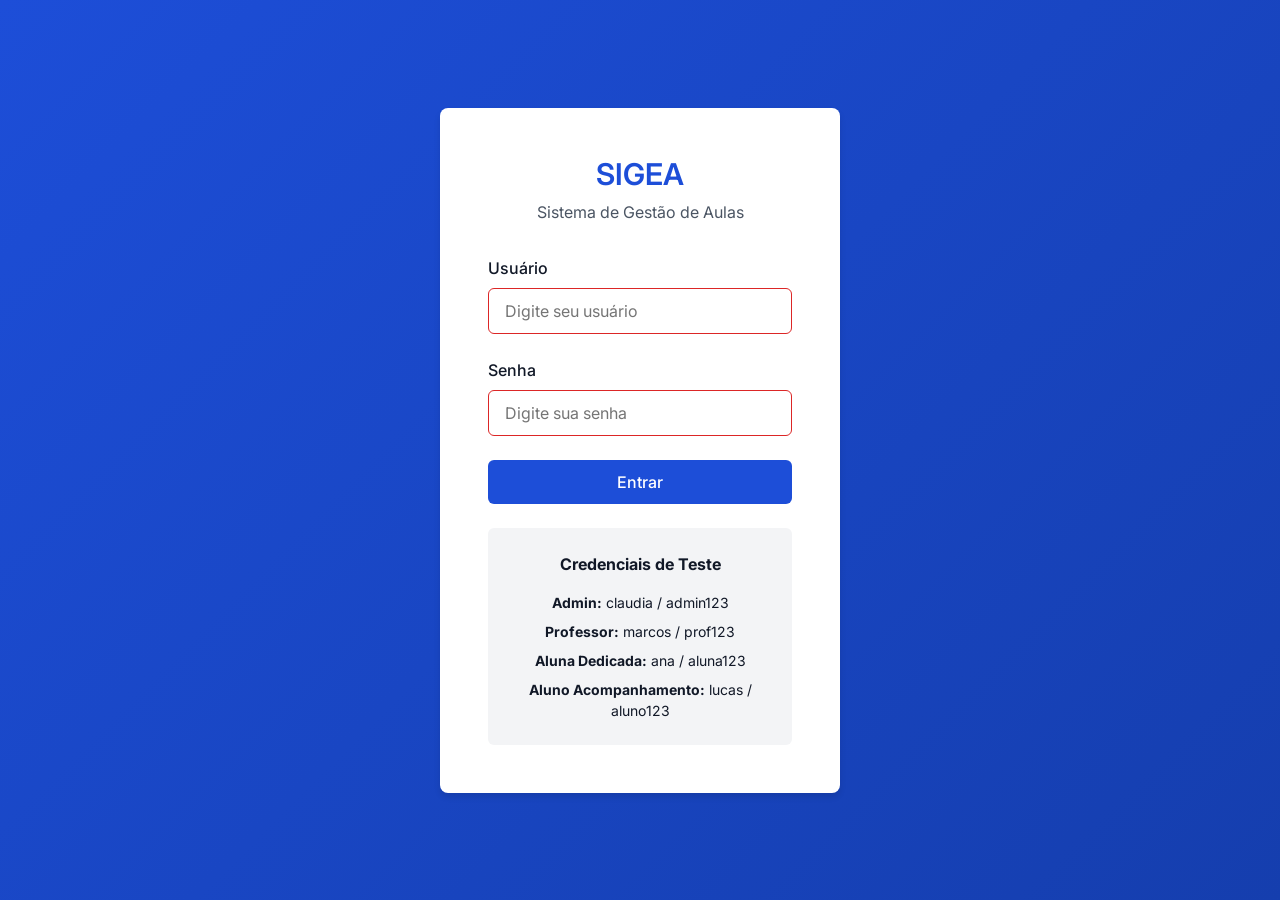
<file: pages/professor.html>
<!DOCTYPE html>
<html lang="pt-BR">
<head>
    <meta charset="UTF-8">
    <meta name="viewport" content="width=device-width, initial-scale=1.0">
    <title>SIGEA - Painel do Professor</title>
    <link rel="preconnect" href="https://fonts.googleapis.com">
    <link rel="preconnect" href="https://fonts.gstatic.com" crossorigin>
    <link href="https://fonts.googleapis.com/css2?family=Inter:wght@400;500;600&display=swap" rel="stylesheet">
    <link rel="stylesheet" href="../css/styles.css">
    <link rel="stylesheet" href="../css/components.css">
    <link rel="stylesheet" href="../css/responsive.css">
</head>
<body>
    <!-- Mobile Navigation -->
    <div id="mobile-nav"></div>

    <div class="main-layout">
        <!-- Sidebar -->
        <div id="sidebar"></div>
        
        <!-- Main Content -->
        <main class="main-content">
            <div class="container">
                <div class="mb-xl">
                    <h1>Painel do Professor</h1>
                    <p style="color: var(--color-gray-600);">Gerencie suas turmas e atividades de forma eficiente</p>
                </div>
                
                <!-- Quick Actions -->
                <div class="mb-xl">
                    <div class="card">
                        <div class="card-header">
                            <h3>Ações Rápidas</h3>
                        </div>
                        <div class="card-body">
                            <div style="display: grid; grid-template-columns: repeat(auto-fit, minmax(250px, 1fr)); gap: var(--space-md);">
                                <button onclick="quickAttendance()" class="btn btn-primary">
                                    <span class="nav-icon">✅</span>
                                    Fazer Chamada Rápida
                                </button>
                                <button onclick="window.location.href='professor-notas.html'" class="btn btn-secondary">
                                    <span class="nav-icon">📝</span>
                                    Lançar Notas
                                </button>
                                <button onclick="window.location.href='professor-atividades.html'" class="btn btn-secondary">
                                    <span class="nav-icon">📋</span>
                                    Nova Atividade
                                </button>
                            </div>
                        </div>
                    </div>
                </div>
                
                <!-- Professor's Classes -->
                <div id="turmas-professor" class="mb-xl">
                    <!-- Turmas will be loaded here by JavaScript -->
                </div>
                
                <!-- Today's Schedule -->
                <div class="mb-xl">
                    <div class="card">
                        <div class="card-header">
                            <h3>📅 Agenda de Hoje</h3>
                        </div>
                        <div class="card-body">
                            <div id="today-schedule">
                                <div style="display: flex; align-items: center; padding: 15px 0; border-bottom: 1px solid var(--color-gray-300);">
                                    <div style="margin-right: 20px; font-weight: 600; color: var(--color-primary);">08:00 - 09:40</div>
                                    <div>
                                        <div style="font-weight: 500;">3º Ano A - Matemática</div>
                                        <div style="font-size: var(--font-size-sm); color: var(--color-gray-600);">Sala A-201 | Álgebra Linear</div>
                                    </div>
                                </div>
                                <div style="display: flex; align-items: center; padding: 15px 0; border-bottom: 1px solid var(--color-gray-300);">
                                    <div style="margin-right: 20px; font-weight: 600; color: var(--color-primary);">10:00 - 11:40</div>
                                    <div>
                                        <div style="font-weight: 500;">2º Ano B - Matemática</div>
                                        <div style="font-size: var(--font-size-sm); color: var(--color-gray-600);">Sala B-105 | Geometria</div>
                                    </div>
                                </div>
                                <div style="display: flex; align-items: center; padding: 15px 0;">
                                    <div style="margin-right: 20px; font-weight: 600; color: var(--color-primary);">14:00 - 15:40</div>
                                    <div>
                                        <div style="font-weight: 500;">1º Ano C - Matemática</div>
                                        <div style="font-size: var(--font-size-sm); color: var(--color-gray-600);">Sala A-103 | Fundamentos</div>
                                    </div>
                                </div>
                            </div>
                        </div>
                    </div>
                </div>
                
                <!-- Recent Activities -->
                <div class="row">
                    <div class="col-md-6">
                        <div class="card">
                            <div class="card-header">
                                <h3>Próximas Entregas</h3>
                            </div>
                            <div class="card-body">
                                <div id="upcoming-deadlines">
                                    <div style="padding: 10px 0; border-bottom: 1px solid var(--color-gray-300);">
                                        <div style="font-weight: 500;">Exercícios de Álgebra</div>
                                        <div style="font-size: var(--font-size-sm); color: var(--color-warning);">Vence em 2 dias</div>
                                    </div>
                                    <div style="padding: 10px 0; border-bottom: 1px solid var(--color-gray-300);">
                                        <div style="font-weight: 500;">Prova de Geometria</div>
                                        <div style="font-size: var(--font-size-sm); color: var(--color-error);">Vence amanhã</div>
                                    </div>
                                    <div style="padding: 10px 0;">
                                        <div style="font-weight: 500;">Lista de Funções</div>
                                        <div style="font-size: var(--font-size-sm); color: var(--color-success);">Vence na próxima semana</div>
                                    </div>
                                </div>
                            </div>
                        </div>
                    </div>
                    
                    <div class="col-md-6">
                        <div class="card">
                            <div class="card-header">
                                <h3>Estatísticas Rápidas</h3>
                            </div>
                            <div class="card-body">
                                <div id="professor-stats">
                                    <div style="display: flex; justify-content: space-between; padding: 10px 0; border-bottom: 1px solid var(--color-gray-300);">
                                        <span>Chamadas feitas hoje:</span>
                                        <span class="badge badge-success">2/3</span>
                                    </div>
                                    <div style="display: flex; justify-content: space-between; padding: 10px 0; border-bottom: 1px solid var(--color-gray-300);">
                                        <span>Notas pendentes:</span>
                                        <span class="badge badge-warning">8</span>
                                    </div>
                                    <div style="display: flex; justify-content: space-between; padding: 10px 0; border-bottom: 1px solid var(--color-gray-300);">
                                        <span>Atividades criadas:</span>
                                        <span class="badge badge-primary">12</span>
                                    </div>
                                    <div style="display: flex; justify-content: space-between; padding: 10px 0;">
                                        <span>Taxa média de presença:</span>
                                        <span class="badge badge-success">87%</span>
                                    </div>
                                </div>
                            </div>
                        </div>
                    </div>
                </div>
            </div>
        </main>
    </div>

    <!-- Scripts -->
    <script src="../js/data.js"></script>
    <script src="../js/auth.js"></script>
    <script src="../js/components.js"></script>
    <script src="../js/app.js"></script>
    
    <script>
    function quickAttendance() {
        const user = AuthManager.getCurrentUser();
        const turmas = DataManager.getTurmasByProfessor(user.id);
        
        if (turmas.length === 0) {
            Notification.warning('Você não possui turmas atribuídas.');
            return;
        }
        
        if (turmas.length === 1) {
            window.location.href = `professor-chamada.html?turma=${turmas[0].id}`;
        } else {
            // Show modal to select class
            const options = turmas.map(t => `
                <button class="btn btn-secondary w-100 mb-sm" onclick="window.location.href='professor-chamada.html?turma=${t.id}'; Modal.hide();">
                    ${t.nome}
                </button>
            `).join('');
            
            Modal.show('Selecionar Turma', `
                <p>Selecione a turma para fazer a chamada:</p>
                ${options}
            `);
        }
    }
    </script>
    
    <style>
    .row {
        display: flex;
        gap: var(--space-lg);
        margin-top: var(--space-xl);
    }
    
    .col-md-6 {
        flex: 1;
    }
    
    @media (max-width: 768px) {
        .row {
            flex-direction: column;
        }
    }
    </style>
</body>
</html>
</file>
<file: css/styles.css>
/* SIGEA - Sistema de Gestão de Aulas */
/* Design System & CSS Variables */

:root {
  /* Colors - Primary */
  --color-primary: #1D4ED8;
  --color-primary-hover: #153EAE;
  --color-primary-light: #E0ECFF;
  
  /* Colors - Accent */
  --color-accent: #F97316;
  --color-success: #10B981;
  --color-warning: #F59E0B;
  --color-error: #DC2626;
  
  /* Colors - Neutral */
  --color-gray-900: #111827;
  --color-gray-600: #4B5563;
  --color-gray-300: #D1D5DB;
  --color-gray-100: #F3F4F6;
  --color-gray-50: #F9FAFB;
  --color-white: #FFFFFF;
  
  /* Spacing */
  --space-xs: 0.25rem;    /* 4px */
  --space-sm: 0.5rem;     /* 8px */
  --space-md: 1rem;       /* 16px */
  --space-lg: 1.5rem;     /* 24px */
  --space-xl: 2rem;       /* 32px */
  --space-2xl: 3rem;      /* 48px */
  
  /* Typography */
  --font-size-sm: 0.875rem;   /* 14px */
  --font-size-base: 1rem;     /* 16px */
  --font-size-lg: 1.25rem;    /* 20px */
  --font-size-xl: 1.5rem;     /* 24px */
  --font-size-2xl: 1.875rem;  /* 30px */
  
  --font-weight-normal: 400;
  --font-weight-medium: 500;
  --font-weight-semibold: 600;
  
  /* Shadows */
  --shadow-sm: 0 1px 2px rgba(0, 0, 0, 0.05);
  --shadow-md: 0 1px 3px rgba(0, 0, 0, 0.1);
  --shadow-lg: 0 4px 6px rgba(0, 0, 0, 0.1);
  
  /* Border Radius */
  --radius-sm: 4px;
  --radius-md: 6px;
  --radius-lg: 8px;
  --radius-full: 9999px;
  
  /* Transitions */
  --transition-fast: 0.15s ease;
  --transition-normal: 0.3s ease;
  --transition-slow: 0.5s ease;
}

/* Reset and Base Styles */
* {
  margin: 0;
  padding: 0;
  box-sizing: border-box;
}

html {
  font-size: 16px;
}

body {
  font-family: 'Inter', -apple-system, BlinkMacSystemFont, 'Segoe UI', Roboto, sans-serif;
  font-size: var(--font-size-base);
  font-weight: var(--font-weight-normal);
  line-height: 1.5;
  color: var(--color-gray-900);
  background-color: var(--color-gray-50);
  -webkit-font-smoothing: antialiased;
  -moz-osx-font-smoothing: grayscale;
}

/* Typography */
h1 {
  font-size: var(--font-size-2xl);
  font-weight: var(--font-weight-semibold);
  line-height: 1.2;
}

h2 {
  font-size: var(--font-size-xl);
  font-weight: var(--font-weight-semibold);
  line-height: 1.3;
}

h3 {
  font-size: var(--font-size-lg);
  font-weight: var(--font-weight-semibold);
  line-height: 1.4;
}

p {
  margin-bottom: var(--space-md);
}

/* Layout Base */
.container {
  max-width: 1200px;
  margin: 0 auto;
  padding: 0 var(--space-lg);
}

.main-layout {
  display: flex;
  min-height: 100vh;
}

.sidebar {
  width: 280px;
  background: var(--color-white);
  border-right: 1px solid var(--color-gray-300);
  padding: var(--space-lg);
  position: fixed;
  height: 100vh;
  overflow-y: auto;
}

.main-content {
  margin-left: 280px;
  flex: 1;
  padding: var(--space-lg);
}

/* Authentication Layout */
.auth-layout {
  display: flex;
  align-items: center;
  justify-content: center;
  min-height: 100vh;
  background: linear-gradient(135deg, var(--color-primary) 0%, var(--color-primary-hover) 100%);
}

.auth-card {
  background: var(--color-white);
  padding: var(--space-2xl);
  border-radius: var(--radius-lg);
  box-shadow: var(--shadow-lg);
  width: 100%;
  max-width: 400px;
}

/* Utility Classes */
.hidden {
  display: none !important;
}

.sr-only {
  position: absolute;
  width: 1px;
  height: 1px;
  padding: 0;
  margin: -1px;
  overflow: hidden;
  clip: rect(0, 0, 0, 0);
  white-space: nowrap;
  border: 0;
}

.text-center {
  text-align: center;
}

.text-right {
  text-align: right;
}

.mb-0 { margin-bottom: 0; }
.mb-sm { margin-bottom: var(--space-sm); }
.mb-md { margin-bottom: var(--space-md); }
.mb-lg { margin-bottom: var(--space-lg); }
.mb-xl { margin-bottom: var(--space-xl); }

.mt-0 { margin-top: 0; }
.mt-sm { margin-top: var(--space-sm); }
.mt-md { margin-top: var(--space-md); }
.mt-lg { margin-top: var(--space-lg); }
.mt-xl { margin-top: var(--space-xl); }

/* Focus Styles for Accessibility */
:focus {
  outline: 2px solid var(--color-primary);
  outline-offset: 2px;
}

:focus:not(:focus-visible) {
  outline: none;
}

/* Print Styles */
@media print {
  .sidebar,
  .no-print {
    display: none !important;
  }
  
  .main-content {
    margin-left: 0;
  }
}
</file>
<file: css/components.css>
/* SIGEA - Components CSS */

/* Buttons */
.btn {
  display: inline-flex;
  align-items: center;
  justify-content: center;
  padding: 12px 24px;
  border: none;
  border-radius: var(--radius-md);
  font-family: inherit;
  font-size: var(--font-size-base);
  font-weight: var(--font-weight-medium);
  text-decoration: none;
  cursor: pointer;
  transition: all var(--transition-fast);
  gap: var(--space-sm);
}

.btn:disabled {
  opacity: 0.6;
  cursor: not-allowed;
}

.btn-primary {
  background-color: var(--color-primary);
  color: var(--color-white);
}

.btn-primary:hover:not(:disabled) {
  background-color: var(--color-primary-hover);
}

.btn-secondary {
  background-color: transparent;
  color: var(--color-primary);
  border: 1px solid var(--color-primary);
}

.btn-secondary:hover:not(:disabled) {
  background-color: var(--color-primary-light);
}

.btn-success {
  background-color: var(--color-success);
  color: var(--color-white);
}

.btn-warning {
  background-color: var(--color-warning);
  color: var(--color-white);
}

.btn-error {
  background-color: var(--color-error);
  color: var(--color-white);
}

.btn-sm {
  padding: 8px 16px;
  font-size: var(--font-size-sm);
}

.btn-lg {
  padding: 16px 32px;
  font-size: var(--font-size-lg);
}

/* Cards */
.card {
  background: var(--color-white);
  border-radius: var(--radius-lg);
  box-shadow: var(--shadow-sm);
  border: 1px solid var(--color-gray-300);
  overflow: hidden;
}

.card-header {
  padding: var(--space-lg);
  border-bottom: 1px solid var(--color-gray-300);
  background: var(--color-gray-50);
}

.card-body {
  padding: var(--space-lg);
}

.card-footer {
  padding: var(--space-lg);
  border-top: 1px solid var(--color-gray-300);
  background: var(--color-gray-50);
}

/* Forms */
.form-group {
  margin-bottom: var(--space-lg);
}

.form-label {
  display: block;
  margin-bottom: var(--space-sm);
  font-weight: var(--font-weight-medium);
  color: var(--color-gray-900);
}

.form-input,
.form-select,
.form-textarea {
  width: 100%;
  padding: 12px 16px;
  border: 1px solid var(--color-gray-300);
  border-radius: var(--radius-md);
  font-family: inherit;
  font-size: var(--font-size-base);
  background-color: var(--color-white);
  transition: border-color var(--transition-fast);
}

.form-input:focus,
.form-select:focus,
.form-textarea:focus {
  border-color: var(--color-primary);
  outline: none;
  box-shadow: 0 0 0 3px rgba(29, 78, 216, 0.1);
}

.form-input:invalid,
.form-select:invalid,
.form-textarea:invalid {
  border-color: var(--color-error);
}

.form-error {
  color: var(--color-error);
  font-size: var(--font-size-sm);
  margin-top: var(--space-xs);
}

.form-help {
  color: var(--color-gray-600);
  font-size: var(--font-size-sm);
  margin-top: var(--space-xs);
}

/* Navigation */
.nav-sidebar {
  list-style: none;
}

.nav-item {
  margin-bottom: var(--space-sm);
}

.nav-link {
  display: flex;
  align-items: center;
  padding: 12px 16px;
  color: var(--color-gray-600);
  text-decoration: none;
  border-radius: var(--radius-md);
  transition: all var(--transition-fast);
  gap: var(--space-sm);
}

.nav-link:hover {
  background-color: var(--color-gray-100);
  color: var(--color-gray-900);
}

.nav-link.active {
  background-color: var(--color-primary-light);
  color: var(--color-primary);
  font-weight: var(--font-weight-medium);
}

.nav-icon {
  width: 20px;
  height: 20px;
  flex-shrink: 0;
}

/* Tables */
.table {
  width: 100%;
  border-collapse: collapse;
  background: var(--color-white);
}

.table th,
.table td {
  padding: 12px 16px;
  text-align: left;
  border-bottom: 1px solid var(--color-gray-300);
}

.table th {
  background: var(--color-gray-50);
  font-weight: var(--font-weight-semibold);
  color: var(--color-gray-900);
}

.table tbody tr:hover {
  background-color: var(--color-gray-50);
}

/* Stats/Metrics Cards */
.stat-card {
  background: var(--color-white);
  padding: var(--space-lg);
  border-radius: var(--radius-lg);
  box-shadow: var(--shadow-sm);
  border: 1px solid var(--color-gray-300);
}

.stat-value {
  font-size: var(--font-size-2xl);
  font-weight: var(--font-weight-semibold);
  color: var(--color-gray-900);
  margin-bottom: var(--space-xs);
}

.stat-label {
  color: var(--color-gray-600);
  font-size: var(--font-size-sm);
  margin-bottom: var(--space-sm);
}

.stat-change {
  font-size: var(--font-size-sm);
  font-weight: var(--font-weight-medium);
}

.stat-change.positive {
  color: var(--color-success);
}

.stat-change.negative {
  color: var(--color-error);
}

/* Badges/Tags */
.badge {
  display: inline-flex;
  align-items: center;
  padding: 4px 12px;
  font-size: var(--font-size-sm);
  font-weight: var(--font-weight-medium);
  border-radius: var(--radius-full);
  gap: var(--space-xs);
}

.badge-primary {
  background-color: var(--color-primary-light);
  color: var(--color-primary);
}

.badge-success {
  background-color: #D1FAE5;
  color: var(--color-success);
}

.badge-warning {
  background-color: #FEF3C7;
  color: var(--color-warning);
}

.badge-error {
  background-color: #FEE2E2;
  color: var(--color-error);
}

/* Alerts */
.alert {
  padding: var(--space-md);
  border-radius: var(--radius-md);
  margin-bottom: var(--space-lg);
  display: flex;
  align-items: flex-start;
  gap: var(--space-sm);
}

.alert-success {
  background-color: #D1FAE5;
  color: var(--color-success);
  border: 1px solid #A7F3D0;
}

.alert-warning {
  background-color: #FEF3C7;
  color: var(--color-warning);
  border: 1px solid #FDE68A;
}

.alert-error {
  background-color: #FEE2E2;
  color: var(--color-error);
  border: 1px solid #FECACA;
}

.alert-info {
  background-color: var(--color-primary-light);
  color: var(--color-primary);
  border: 1px solid #BFDBFE;
}

/* Loading States */
.loading {
  display: inline-flex;
  align-items: center;
  gap: var(--space-sm);
}

.spinner {
  width: 16px;
  height: 16px;
  border: 2px solid var(--color-gray-300);
  border-top: 2px solid var(--color-primary);
  border-radius: 50%;
  animation: spin 1s linear infinite;
}

@keyframes spin {
  0% { transform: rotate(0deg); }
  100% { transform: rotate(360deg); }
}

/* Progress Bars */
.progress {
  width: 100%;
  height: 8px;
  background-color: var(--color-gray-300);
  border-radius: var(--radius-full);
  overflow: hidden;
}

.progress-bar {
  height: 100%;
  background-color: var(--color-primary);
  border-radius: var(--radius-full);
  transition: width var(--transition-normal);
}

.progress-success .progress-bar {
  background-color: var(--color-success);
}

.progress-warning .progress-bar {
  background-color: var(--color-warning);
}

/* Modals */
.modal-overlay {
  position: fixed;
  top: 0;
  left: 0;
  right: 0;
  bottom: 0;
  background-color: rgba(0, 0, 0, 0.5);
  display: flex;
  align-items: center;
  justify-content: center;
  z-index: 1000;
}

.modal {
  background: var(--color-white);
  border-radius: var(--radius-lg);
  box-shadow: var(--shadow-lg);
  max-width: 500px;
  width: 90%;
  max-height: 90vh;
  overflow: auto;
}

.modal-header {
  padding: var(--space-lg);
  border-bottom: 1px solid var(--color-gray-300);
  display: flex;
  align-items: center;
  justify-content: space-between;
}

.modal-body {
  padding: var(--space-lg);
}

.modal-footer {
  padding: var(--space-lg);
  border-top: 1px solid var(--color-gray-300);
  display: flex;
  justify-content: flex-end;
  gap: var(--space-sm);
}

/* Responsive Utilities */
.d-block { display: block; }
.d-inline { display: inline; }
.d-inline-block { display: inline-block; }
.d-flex { display: flex; }
.d-none { display: none; }

.flex-column { flex-direction: column; }
.flex-wrap { flex-wrap: wrap; }
.justify-content-start { justify-content: flex-start; }
.justify-content-center { justify-content: center; }
.justify-content-end { justify-content: flex-end; }
.justify-content-between { justify-content: space-between; }
.align-items-start { align-items: flex-start; }
.align-items-center { align-items: center; }
.align-items-end { align-items: flex-end; }

.w-100 { width: 100%; }
.h-100 { height: 100%; }
</file>
<file: css/responsive.css>
/* SIGEA - Responsive Design */

/* Breakpoints:
   Mobile: < 768px
   Tablet: 768px - 1024px
   Desktop: > 1024px
*/

/* Mobile First - Base styles are for mobile */

/* Tablet Styles */
@media (min-width: 768px) {
  .container {
    padding: 0 var(--space-xl);
  }
  
  /* Adjust sidebar for tablet */
  .sidebar {
    width: 240px;
  }
  
  .main-content {
    margin-left: 240px;
  }
  
  /* Table responsive */
  .table-responsive {
    overflow-x: auto;
  }
  
  /* Grid for dashboard cards */
  .dashboard-grid {
    display: grid;
    grid-template-columns: repeat(2, 1fr);
    gap: var(--space-lg);
  }
  
  /* Form layouts */
  .form-row {
    display: flex;
    gap: var(--space-md);
  }
  
  .form-row .form-group {
    flex: 1;
  }
}

/* Desktop Styles */
@media (min-width: 1024px) {
  /* Full sidebar width for desktop */
  .sidebar {
    width: 280px;
  }
  
  .main-content {
    margin-left: 280px;
  }
  
  /* Dashboard grid for desktop */
  .dashboard-grid {
    grid-template-columns: repeat(4, 1fr);
  }
  
  /* Large dashboard stats */
  .dashboard-stats {
    display: grid;
    grid-template-columns: repeat(3, 1fr);
    gap: var(--space-lg);
  }
  
  /* Modal sizes */
  .modal-lg {
    max-width: 800px;
  }
  
  .modal-xl {
    max-width: 1200px;
  }
}

/* Mobile Specific Styles */
@media (max-width: 767px) {
  /* Collapsible sidebar for mobile */
  .sidebar {
    position: fixed;
    left: -280px;
    transition: left var(--transition-normal);
    z-index: 1000;
  }
  
  .sidebar.open {
    left: 0;
  }
  
  .main-content {
    margin-left: 0;
    padding: var(--space-md);
  }
  
  /* Mobile navigation */
  .mobile-nav {
    display: flex;
    align-items: center;
    justify-content: space-between;
    padding: var(--space-md);
    background: var(--color-white);
    border-bottom: 1px solid var(--color-gray-300);
    position: sticky;
    top: 0;
    z-index: 100;
  }
  
  .mobile-menu-btn {
    background: none;
    border: none;
    padding: var(--space-sm);
    cursor: pointer;
    color: var(--color-gray-900);
  }
  
  /* Hide desktop-only elements */
  .desktop-only {
    display: none !important;
  }
  
  /* Stack form elements */
  .form-row {
    flex-direction: column;
  }
  
  /* Full width buttons on mobile */
  .btn-block {
    width: 100%;
    justify-content: center;
  }
  
  /* Single column dashboard */
  .dashboard-grid,
  .dashboard-stats {
    grid-template-columns: 1fr;
  }
  
  /* Table responsive - horizontal scroll */
  .table-responsive {
    overflow-x: auto;
    -webkit-overflow-scrolling: touch;
  }
  
  .table {
    min-width: 600px;
  }
  
  /* Smaller typography on mobile */
  h1 {
    font-size: var(--font-size-xl);
  }
  
  h2 {
    font-size: var(--font-size-lg);
  }
  
  /* Compact cards */
  .card-body {
    padding: var(--space-md);
  }
  
  .stat-card {
    padding: var(--space-md);
  }
  
  /* Modal full screen on mobile */
  .modal {
    width: 95%;
    max-height: 95vh;
    margin: auto;
  }
  
  /* Touch-friendly button sizing */
  .btn {
    min-height: 44px;
    padding: 12px 20px;
  }
  
  .btn-sm {
    min-height: 36px;
    padding: 8px 16px;
  }
  
  /* Form inputs touch-friendly */
  .form-input,
  .form-select,
  .form-textarea {
    min-height: 44px;
    padding: 12px 16px;
  }
  
  /* Mobile-specific navigation */
  .nav-sidebar {
    padding: var(--space-md);
  }
  
  .nav-link {
    padding: 16px;
    font-size: var(--font-size-base);
  }
}

/* High DPI / Retina Displays */
@media (-webkit-min-device-pixel-ratio: 2), (min-resolution: 192dpi) {
  /* Adjust for high DPI displays if needed */
  .icon {
    image-rendering: -webkit-optimize-contrast;
  }
}

/* Print Styles */
@media print {
  body {
    background: white;
    color: black;
    font-size: 12pt;
  }
  
  .sidebar,
  .mobile-nav,
  .btn,
  .modal,
  .no-print {
    display: none !important;
  }
  
  .main-content {
    margin: 0;
    padding: 0;
  }
  
  .card {
    border: 1px solid #000;
    box-shadow: none;
    break-inside: avoid;
  }
  
  .table {
    border-collapse: collapse;
  }
  
  .table th,
  .table td {
    border: 1px solid #000;
  }
  
  h1, h2, h3 {
    page-break-after: avoid;
  }
  
  .page-break {
    page-break-before: always;
  }
}

/* Accessibility - Reduced Motion */
@media (prefers-reduced-motion: reduce) {
  *,
  *::before,
  *::after {
    animation-duration: 0.01ms !important;
    animation-iteration-count: 1 !important;
    transition-duration: 0.01ms !important;
  }
}

/* Dark Mode Support (for future implementation) */
@media (prefers-color-scheme: dark) {
  /* Dark mode variables would go here */
  /* Currently not implementing dark mode per requirements */
}

/* Landscape/Portrait specific styles for tablets */
@media (min-width: 768px) and (max-width: 1024px) {
  /* Tablet portrait */
  @media (orientation: portrait) {
    .dashboard-grid {
      grid-template-columns: repeat(2, 1fr);
    }
  }
  
  /* Tablet landscape */
  @media (orientation: landscape) {
    .dashboard-grid {
      grid-template-columns: repeat(3, 1fr);
    }
  }
}

/* Utility classes for responsive display */
.d-mobile-none {
  display: none;
}

.d-tablet-none {
  display: initial;
}

.d-desktop-none {
  display: initial;
}

@media (min-width: 768px) {
  .d-mobile-none {
    display: initial;
  }
  
  .d-tablet-none {
    display: none;
  }
  
  .d-desktop-none {
    display: initial;
  }
}

@media (min-width: 1024px) {
  .d-mobile-none {
    display: initial;
  }
  
  .d-tablet-none {
    display: initial;
  }
  
  .d-desktop-none {
    display: none;
  }
}

/* Container max-widths for different breakpoints */
@media (min-width: 576px) {
  .container {
    max-width: 540px;
  }
}

@media (min-width: 768px) {
  .container {
    max-width: 720px;
  }
}

@media (min-width: 992px) {
  .container {
    max-width: 960px;
  }
}

@media (min-width: 1200px) {
  .container {
    max-width: 1140px;
  }
}
</file>
<file: css/design-system.css>
/* SIGEA - Design System */
/* Sistema de Gestão de Aulas - Design System & CSS Variables */

@import url('https://fonts.googleapis.com/css2?family=Inter:wght@400;500;600;700&display=swap');

/* Reset e Base */
*,
*::before,
*::after {
  box-sizing: border-box;
  margin: 0;
  padding: 0;
}

html {
  font-family: 'Inter', -apple-system, BlinkMacSystemFont, 'Segoe UI', Roboto, sans-serif;
  line-height: 1.5;
  -webkit-font-smoothing: antialiased;
  -moz-osx-font-smoothing: grayscale;
}

:root {
  /* Cores Primárias */
  --primary-blue: #1D4ED8;
  --primary-blue-hover: #153EAE;
  --primary-blue-light: #E0ECFF;
  --primary-blue-dark: #1E3A8A;

  /* Cores de Acento */
  --accent-orange: #F97316;
  --accent-orange-hover: #EA580C;
  --accent-orange-light: #FFF7ED;

  /* Estados */
  --success-green: #10B981;
  --success-green-light: #D1FAE5;
  --warning-amber: #F59E0B;
  --warning-amber-light: #FEF3C7;
  --error-red: #DC2626;
  --error-red-light: #FEE2E2;

  /* Tons Neutros */
  --neutral-900: #111827;
  --neutral-800: #1F2937;
  --neutral-700: #374151;
  --neutral-600: #4B5563;
  --neutral-500: #6B7280;
  --neutral-400: #9CA3AF;
  --neutral-300: #D1D5DB;
  --neutral-200: #E5E7EB;
  --neutral-100: #F3F4F6;
  --neutral-50: #F9FAFB;
  --white: #FFFFFF;

  /* Tipografia */
  --text-h1: 1.875rem;    /* 30px */
  --text-h2: 1.5rem;      /* 24px */
  --text-h3: 1.25rem;     /* 20px */
  --text-h4: 1.125rem;    /* 18px */
  --text-body: 1rem;      /* 16px */
  --text-small: 0.875rem; /* 14px */
  --text-xs: 0.75rem;     /* 12px */

  --weight-regular: 400;
  --weight-medium: 500;
  --weight-semibold: 600;
  --weight-bold: 700;

  /* Espaçamentos */
  --space-xs: 0.25rem;    /* 4px */
  --space-sm: 0.5rem;     /* 8px */
  --space-md: 1rem;       /* 16px */
  --space-lg: 1.5rem;     /* 24px */
  --space-xl: 2rem;       /* 32px */
  --space-2xl: 3rem;      /* 48px */
  --space-3xl: 4rem;      /* 64px */

  /* Bordas */
  --radius-none: 0;
  --radius-sm: 0.25rem;   /* 4px */
  --radius-md: 0.5rem;    /* 8px */
  --radius-lg: 0.75rem;   /* 12px */
  --radius-xl: 1rem;      /* 16px */
  --radius-full: 9999px;

  /* Sombras */
  --shadow-sm: 0 1px 2px 0 rgb(0 0 0 / 0.05);
  --shadow-md: 0 4px 6px -1px rgb(0 0 0 / 0.1), 0 2px 4px -1px rgb(0 0 0 / 0.06);
  --shadow-lg: 0 10px 15px -3px rgb(0 0 0 / 0.1), 0 4px 6px -2px rgb(0 0 0 / 0.05);
  --shadow-xl: 0 20px 25px -5px rgb(0 0 0 / 0.1), 0 10px 10px -5px rgb(0 0 0 / 0.04);

  /* Transições */
  --transition-fast: 0.15s ease;
  --transition-normal: 0.3s ease;
  --transition-slow: 0.5s ease;

  /* Layout */
  --sidebar-width: 280px;
  --sidebar-collapsed-width: 64px;
  --header-height: 64px;
  --container-max-width: 1200px;

  /* Z-index */
  --z-dropdown: 100;
  --z-modal: 200;
  --z-toast: 300;
}

/* Utilitários de Texto */
.text-h1 { font-size: var(--text-h1); font-weight: var(--weight-semibold); line-height: 1.2; }
.text-h2 { font-size: var(--text-h2); font-weight: var(--weight-semibold); line-height: 1.3; }
.text-h3 { font-size: var(--text-h3); font-weight: var(--weight-semibold); line-height: 1.4; }
.text-h4 { font-size: var(--text-h4); font-weight: var(--weight-medium); line-height: 1.4; }
.text-body { font-size: var(--text-body); font-weight: var(--weight-regular); line-height: 1.5; }
.text-small { font-size: var(--text-small); font-weight: var(--weight-regular); line-height: 1.5; }
.text-xs { font-size: var(--text-xs); font-weight: var(--weight-regular); line-height: 1.4; }

.text-medium { font-weight: var(--weight-medium); }
.text-semibold { font-weight: var(--weight-semibold); }
.text-bold { font-weight: var(--weight-bold); }

/* Cores de Texto */
.text-primary { color: var(--primary-blue); }
.text-success { color: var(--success-green); }
.text-warning { color: var(--warning-amber); }
.text-error { color: var(--error-red); }
.text-neutral-900 { color: var(--neutral-900); }
.text-neutral-600 { color: var(--neutral-600); }
.text-neutral-500 { color: var(--neutral-500); }
.text-neutral-400 { color: var(--neutral-400); }
.text-white { color: var(--white); }

/* Utilitários de Layout */
.flex { display: flex; }
.flex-col { flex-direction: column; }
.flex-wrap { flex-wrap: wrap; }
.items-center { align-items: center; }
.items-start { align-items: flex-start; }
.items-end { align-items: flex-end; }
.justify-center { justify-content: center; }
.justify-between { justify-content: space-between; }
.justify-end { justify-content: flex-end; }
.gap-xs { gap: var(--space-xs); }
.gap-sm { gap: var(--space-sm); }
.gap-md { gap: var(--space-md); }
.gap-lg { gap: var(--space-lg); }
.gap-xl { gap: var(--space-xl); }

.grid { display: grid; }
.grid-cols-1 { grid-template-columns: repeat(1, minmax(0, 1fr)); }
.grid-cols-2 { grid-template-columns: repeat(2, minmax(0, 1fr)); }
.grid-cols-3 { grid-template-columns: repeat(3, minmax(0, 1fr)); }
.grid-cols-4 { grid-template-columns: repeat(4, minmax(0, 1fr)); }

/* Utilitários de Espaçamento */
.p-xs { padding: var(--space-xs); }
.p-sm { padding: var(--space-sm); }
.p-md { padding: var(--space-md); }
.p-lg { padding: var(--space-lg); }
.p-xl { padding: var(--space-xl); }

.m-xs { margin: var(--space-xs); }
.m-sm { margin: var(--space-sm); }
.m-md { margin: var(--space-md); }
.m-lg { margin: var(--space-lg); }
.m-xl { margin: var(--space-xl); }

.mt-xs { margin-top: var(--space-xs); }
.mt-sm { margin-top: var(--space-sm); }
.mt-md { margin-top: var(--space-md); }
.mt-lg { margin-top: var(--space-lg); }
.mt-xl { margin-top: var(--space-xl); }

.mb-xs { margin-bottom: var(--space-xs); }
.mb-sm { margin-bottom: var(--space-sm); }
.mb-md { margin-bottom: var(--space-md); }
.mb-lg { margin-bottom: var(--space-lg); }
.mb-xl { margin-bottom: var(--space-xl); }

/* Breakpoints para Responsividade */
@media (min-width: 768px) {
  :root {
    --text-h1: 2.25rem;  /* 36px em tablet+ */
    --text-h2: 1.875rem; /* 30px em tablet+ */
  }
  
  .md\:grid-cols-2 { grid-template-columns: repeat(2, minmax(0, 1fr)); }
  .md\:grid-cols-3 { grid-template-columns: repeat(3, minmax(0, 1fr)); }
  .md\:grid-cols-4 { grid-template-columns: repeat(4, minmax(0, 1fr)); }
  .md\:flex-row { flex-direction: row; }
}

@media (min-width: 1024px) {
  .lg\:grid-cols-3 { grid-template-columns: repeat(3, minmax(0, 1fr)); }
  .lg\:grid-cols-4 { grid-template-columns: repeat(4, minmax(0, 1fr)); }
  .lg\:grid-cols-5 { grid-template-columns: repeat(5, minmax(0, 1fr)); }
}

/* Utilitários de Display */
.hidden { display: none; }
.block { display: block; }
.inline-block { display: inline-block; }

/* Mobile First Responsive Classes */
@media (max-width: 767px) {
  .md\:hidden { display: none; }
}

@media (min-width: 768px) {
  .hidden\:md { display: none; }
}

/* Utilitários de Width/Height */
.w-full { width: 100%; }
.h-full { height: 100%; }
.min-h-screen { min-height: 100vh; }

/* Utilitários de Posição */
.relative { position: relative; }
.absolute { position: absolute; }
.fixed { position: fixed; }
.sticky { position: sticky; }

/* Utilitários de Overflow */
.overflow-hidden { overflow: hidden; }
.overflow-auto { overflow: auto; }
.overflow-x-auto { overflow-x: auto; }

/* Estados de Focus para Acessibilidade */
*:focus {
  outline: 2px solid var(--primary-blue);
  outline-offset: 2px;
}

*:focus:not(:focus-visible) {
  outline: none;
}

/* Scroll suave */
html {
  scroll-behavior: smooth;
}

/* Selection styling */
::selection {
  background-color: var(--primary-blue-light);
  color: var(--primary-blue-dark);
}
</file>
